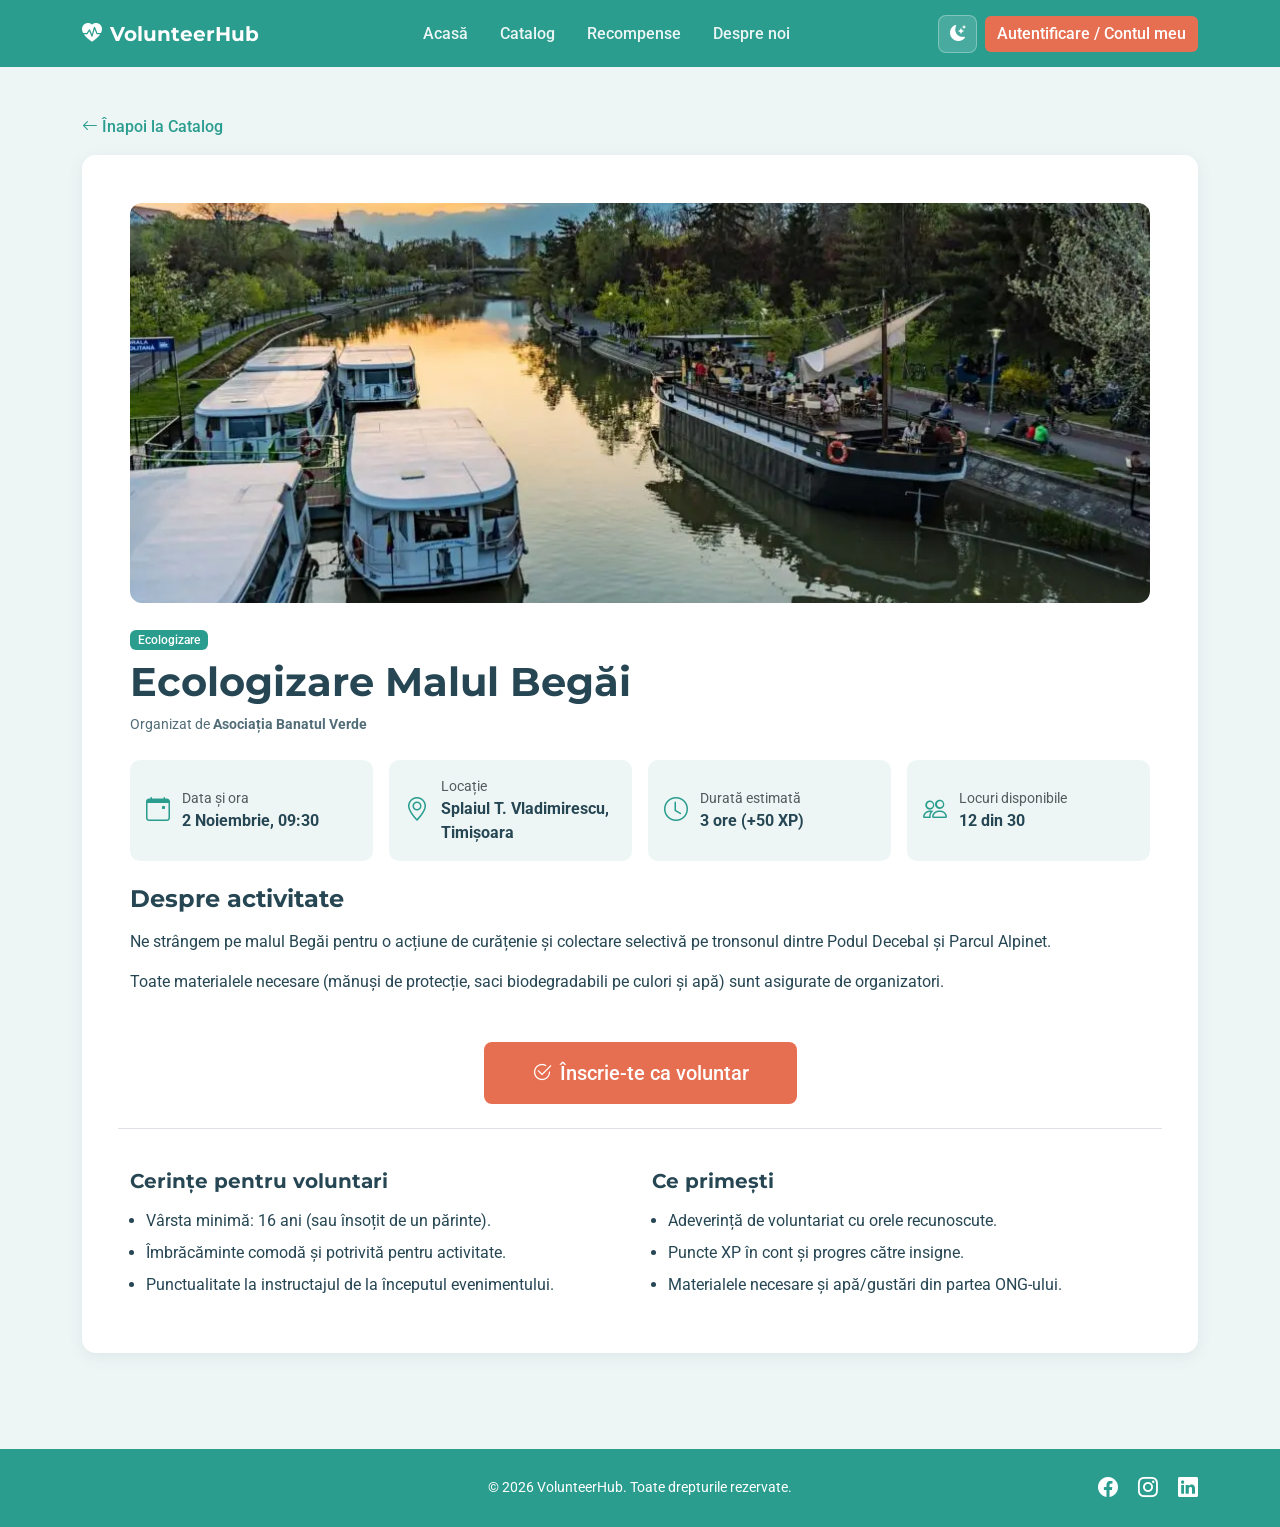
<file: detalii.html>
<!DOCTYPE html>
<html lang="ro">
<head>
    <meta charset="UTF-8">
    <meta name="viewport" content="width=device-width, initial-scale=1.0">
    <title>VolunteerHub - Detalii Eveniment</title>

    <!-- Fonturi: Montserrat și Roboto -->
    <link rel="preconnect" href="https://fonts.googleapis.com">
    <link rel="preconnect" href="https://fonts.gstatic.com" crossorigin>
    <link href="https://fonts.googleapis.com/css2?family=Montserrat:wght@600;700&family=Roboto:wght@400;500&display=swap" rel="stylesheet">

    <!-- Bootstrap 5 CSS & Bootstrap Icons -->
    <link href="https://cdn.jsdelivr.net/npm/bootstrap@5.3.3/dist/css/bootstrap.min.css" rel="stylesheet">
    <link href="https://cdn.jsdelivr.net/npm/bootstrap-icons@1.11.3/font/bootstrap-icons.min.css" rel="stylesheet">

    <!-- Fișierul tău CSS extern -->
    <link rel="stylesheet" href="style.css">
</head>
<body>

    <!-- ZONA HEADER -->
    <header>
        <nav class="navbar navbar-expand-lg navbar-dark custom-navbar">
            <div class="container">
                <a class="navbar-brand fw-bold" href="index.html">
                    <i class="bi bi-heart-pulse-fill me-2"></i>VolunteerHub
                </a>

                <button class="navbar-toggler" type="button" data-bs-toggle="collapse" data-bs-target="#mainNav" aria-controls="mainNav" aria-expanded="false" aria-label="Deschide meniul">
                    <span class="navbar-toggler-icon"></span>
                </button>

                <div class="collapse navbar-collapse" id="mainNav">
                    <ul class="navbar-nav mx-auto mb-2 mb-lg-0">
                        <li class="nav-item">
                            <a class="nav-link" href="index.html">Acasă</a>
                        </li>
                        <li class="nav-item">
                            <a class="nav-link" href="catalog.html">Catalog</a>
                        </li>
                        
                        <li class="nav-item">
                            <a class="nav-link" href="recompense.html">Recompense</a>
                        </li>
                        <li class="nav-item">
                            <a class="nav-link" href="despre.html">Despre noi</a>
                        </li>
                    </ul>

                    <div class="d-flex">
                        <a href="profil.html" class="btn btn-accent">Autentificare / Contul meu</a>
                    </div>
                </div>
            </div>
        </nav>
    </header>

    <!-- ZONA PRINCIPALĂ -->
    <main class="container my-4 my-md-5">

        <div class="mb-3">
            <a href="catalog.html" class="back-link text-decoration-none">
                <i class="bi bi-arrow-left me-1"></i>Înapoi la Catalog
            </a>
        </div>

        <article class="detail-card p-3 p-md-5">
            <!-- Imaginea evenimentului -->
            <div class="mb-4">
                <img id="eventImg" src="images/raulbega.jpg" alt="Imagine eveniment" class="img-fluid detail-hero-img w-100">
            </div>

            <!-- Titlu și categorie -->
            <div class="mb-4">
                <span id="eventCategory" class="badge badge-category mb-2">Ecologizare</span>
                <h1 id="eventTitle" class="section-title mb-2">Ecologizare Malul Begăi</h1>
                <p class="cause-meta mb-0">
                    Organizat de <strong id="eventOrg">Asociația Banatul Verde</strong>
                </p>
            </div>

            <!-- Informații cheie -->
            <div class="row g-3 mb-4">
                <div class="col-12 col-sm-6 col-lg-3">
                    <div class="info-box p-3 h-100">
                        <i class="bi bi-calendar-event info-icon"></i>
                        <div>
                            <span class="d-block small text-muted">Data și ora</span>
                            <strong id="eventDate">2 Noiembrie, 09:30</strong>
                        </div>
                    </div>
                </div>
                <div class="col-12 col-sm-6 col-lg-3">
                    <div class="info-box p-3 h-100">
                        <i class="bi bi-geo-alt info-icon"></i>
                        <div>
                            <span class="d-block small text-muted">Locație</span>
                            <strong id="eventLocation">Splaiul T. Vladimirescu</strong>
                        </div>
                    </div>
                </div>
                <div class="col-12 col-sm-6 col-lg-3">
                    <div class="info-box p-3 h-100">
                        <i class="bi bi-clock info-icon"></i>
                        <div>
                            <span class="d-block small text-muted">Durată estimată</span>
                            <strong id="eventDuration">3 ore (+50 XP)</strong>
                        </div>
                    </div>
                </div>
                <div class="col-12 col-sm-6 col-lg-3">
                    <div class="info-box p-3 h-100">
                        <i class="bi bi-people info-icon"></i>
                        <div>
                            <span class="d-block small text-muted">Locuri disponibile</span>
                            <strong><span id="spotsLeft">12</span> din <span id="spotsTotal">30</span></strong>
                        </div>
                    </div>
                </div>
            </div>

            <!-- Descriere -->
            <section class="mb-4">
                <h2 class="h4 section-title mb-3">Despre activitate</h2>
                <p id="eventDesc1"></p>
                <p id="eventDesc2" class="mb-0"></p>
            </section>

            <!-- Butonul Principal de Înscriere -->
            <div class="text-center my-4 my-md-5">
                <button type="button" id="enrollBtn" class="btn btn-accent btn-lg px-5 py-3">
                    <i class="bi bi-check2-circle me-2"></i>Înscrie-te ca voluntar
                </button>
                <div id="enrollMessage" class="alert alert-success mt-3 d-none" role="alert">
                    Te-ai înscris cu succes la <strong id="enrolledTitle"></strong>! Vei fi redirecționat către profilul tău...
                </div>
            </div>

            <!-- Cerințe și beneficii -->
            <section class="row g-4 pt-3 border-top">
                <div class="col-12 col-md-6">
                    <h2 class="h5 section-title mb-3">Cerințe pentru voluntari</h2>
                    <ul class="detail-list ps-3 mb-0">
                        <li>Vârsta minimă: 16 ani (sau însoțit de un părinte).</li>
                        <li>Îmbrăcăminte comodă și potrivită pentru activitate.</li>
                        <li>Punctualitate la instructajul de la începutul evenimentului.</li>
                    </ul>
                </div>
                <div class="col-12 col-md-6">
                    <h2 class="h5 section-title mb-3">Ce primești</h2>
                    <ul class="detail-list ps-3 mb-0">
                        <li>Adeverință de voluntariat cu orele recunoscute.</li>
                        <li>Puncte XP în cont și progres către insigne.</li>
                        <li>Materialele necesare și apă/gustări din partea ONG-ului.</li>
                    </ul>
                </div>
            </section>
        </article>

    </main>

    <!-- ZONA FOOTER -->
    <footer class="custom-footer py-4 mt-5">
        <div class="container">
            <div class="row align-items-center text-center text-md-start gy-3">
                <div class="col-md-4">
                </div>
                <div class="col-md-4 text-center">
                    <p class="mb-0 small">&copy; 2026 VolunteerHub. Toate drepturile rezervate.</p>
                </div>
                <div class="col-md-4 text-center text-md-end">
                    <a href="#" class="social-icon me-3" aria-label="Facebook"><i class="bi bi-facebook"></i></a>
                    <a href="#" class="social-icon me-3" aria-label="Instagram"><i class="bi bi-instagram"></i></a>
                    <a href="#" class="social-icon" aria-label="LinkedIn"><i class="bi bi-linkedin"></i></a>
                </div>
            </div>
        </div>
    </footer>

    <!-- Bootstrap 5 JS (pentru meniul burger pe telefon) -->
    <script src="https://cdn.jsdelivr.net/npm/bootstrap@5.3.3/dist/js/bootstrap.bundle.min.js"></script>
    <!-- Scriptul tău extern -->
    <script src="script.js"></script>
</body>
</html>
</file>
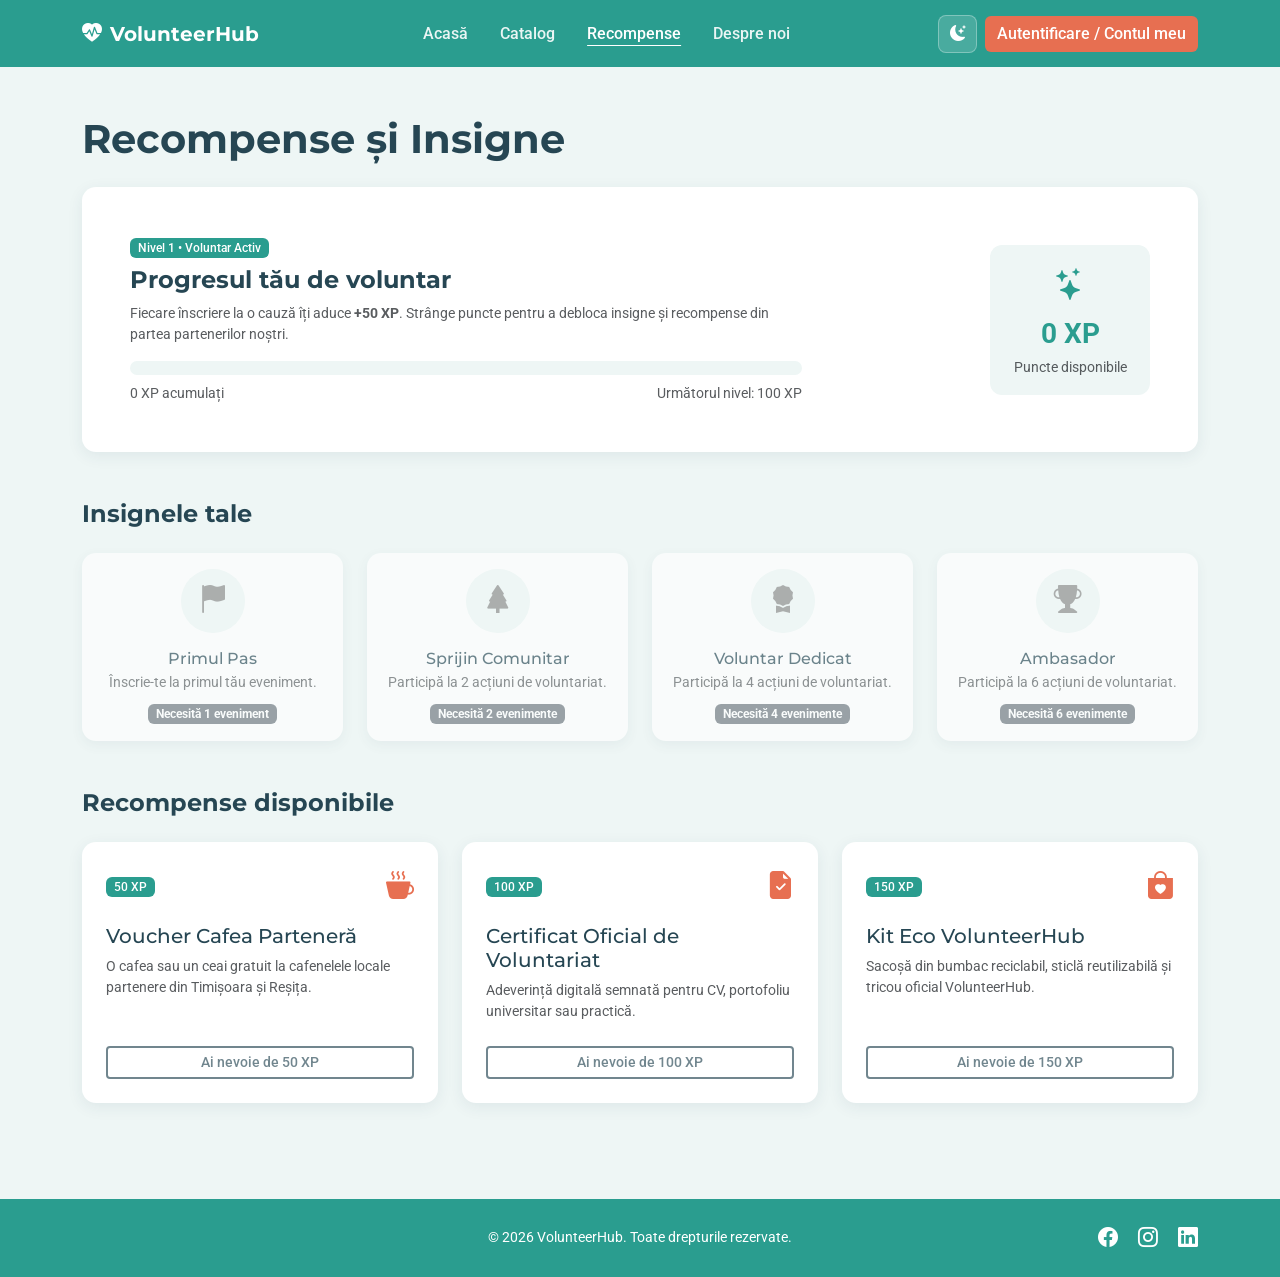
<file: recompense.html>
<!DOCTYPE html>
<html lang="ro">
<head>
    <meta charset="UTF-8">
    <meta name="viewport" content="width=device-width, initial-scale=1.0">
    <title>VolunteerHub - Recompense și Insigne</title>

    <!-- Fonturi: Montserrat și Roboto -->
    <link rel="preconnect" href="https://fonts.googleapis.com">
    <link rel="preconnect" href="https://fonts.gstatic.com" crossorigin>
    <link href="https://fonts.googleapis.com/css2?family=Montserrat:wght@600;700&family=Roboto:wght@400;500&display=swap" rel="stylesheet">

    <!-- Bootstrap 5 CSS & Bootstrap Icons -->
    <link href="https://cdn.jsdelivr.net/npm/bootstrap@5.3.3/dist/css/bootstrap.min.css" rel="stylesheet">
    <link href="https://cdn.jsdelivr.net/npm/bootstrap-icons@1.11.3/font/bootstrap-icons.min.css" rel="stylesheet">

    <!-- Fișierul tău CSS extern -->
    <link rel="stylesheet" href="style.css">
</head>
<body>

    <!-- ZONA HEADER -->
    <header>
        <nav class="navbar navbar-expand-lg navbar-dark custom-navbar">
            <div class="container">
                <a class="navbar-brand fw-bold" href="index.html">
                    <i class="bi bi-heart-pulse-fill me-2"></i>VolunteerHub
                </a>

                <button class="navbar-toggler" type="button" data-bs-toggle="collapse" data-bs-target="#mainNav" aria-controls="mainNav" aria-expanded="false" aria-label="Deschide meniul">
                    <span class="navbar-toggler-icon"></span>
                </button>

                <div class="collapse navbar-collapse" id="mainNav">
                    <ul class="navbar-nav mx-auto mb-2 mb-lg-0">
                        <li class="nav-item">
                            <a class="nav-link" href="index.html">Acasă</a>
                        </li>
                        <li class="nav-item">
                            <a class="nav-link" href="catalog.html">Catalog</a>
                        </li>
                       
                        <li class="nav-item">
                            <a class="nav-link active" aria-current="page" href="recompense.html">Recompense</a>
                        </li>
                        <li class="nav-item">
                            <a class="nav-link" href="despre.html">Despre noi</a>
                        </li>
                    </ul>

                    <div class="d-flex">
                        <a href="profil.html" class="btn btn-accent">Autentificare / Contul meu</a>
                    </div>
                </div>
            </div>
        </nav>
    </header>

    <!-- ZONA PRINCIPALĂ -->
    <main class="container my-4 my-md-5">

        <h1 class="section-title mb-4">Recompense și Insigne</h1>

        <!-- Card Progres XP & Nivel -->
        <section class="profile-card p-4 p-md-5 mb-5">
            <div class="row align-items-center gy-3">
                <div class="col-12 col-md-8">
                    <span class="badge badge-category mb-2" id="rewardLevelBadge">Nivel 1 &bull; Începător</span>
                    <h2 class="h4 section-title mb-2">Progresul tău de voluntar</h2>
                    <p class="text-muted small mb-3">
                        Fiecare înscriere la o cauză îți aduce <strong>+50 XP</strong>. Strânge puncte pentru a debloca insigne și recompense din partea partenerilor noștri.
                    </p>
                    <div class="progress custom-progress mb-2" role="progressbar" aria-label="Progres XP" aria-valuemin="0" aria-valuemax="100">
                        <div id="xpProgressBar" class="progress-bar" style="width: 0%"></div>
                    </div>
                    <div class="d-flex justify-content-between small text-muted">
                        <span id="currentXPText">0 XP acumulați</span>
                        <span id="nextLevelText">Următorul nivel: 100 XP</span>
                    </div>
                </div>
                <div class="col-12 col-md-4 text-center text-md-end">
                    <div class="xp-highlight p-3 d-inline-block text-center">
                        <i class="bi bi-stars fs-2 d-block mb-1"></i>
                        <span class="fs-3 fw-bold d-block" id="availableXP">0 XP</span>
                        <span class="small text-muted">Puncte disponibile</span>
                    </div>
                </div>
            </div>
        </section>

        <!-- Secțiunea: Insigne -->
        <section class="mb-5">
            <h2 class="h4 section-title mb-4">Insignele tale</h2>
            <div class="row g-4" id="badgesGrid">
                <!-- Insigna 1 -->
                <div class="col-6 col-md-3">
                    <div class="badge-card p-3 text-center h-100" data-req-events="1">
                        <div class="badge-icon-wrap mx-auto mb-3">
                            <i class="bi bi-flag-fill"></i>
                        </div>
                        <h3 class="h6 mb-1">Primul Pas</h3>
                        <p class="small text-muted mb-2">Înscrie-te la primul tău eveniment.</p>
                        <span class="badge status-badge">Blocat</span>
                    </div>
                </div>

                <!-- Insigna 2 -->
                <div class="col-6 col-md-3">
                    <div class="badge-card p-3 text-center h-100" data-req-events="2">
                        <div class="badge-icon-wrap mx-auto mb-3">
                            <i class="bi bi-tree-fill"></i>
                        </div>
                        <h3 class="h6 mb-1">Sprijin Comunitar</h3>
                        <p class="small text-muted mb-2">Participă la 2 acțiuni de voluntariat.</p>
                        <span class="badge status-badge">Blocat</span>
                    </div>
                </div>

                <!-- Insigna 3 -->
                <div class="col-6 col-md-3">
                    <div class="badge-card p-3 text-center h-100" data-req-events="4">
                        <div class="badge-icon-wrap mx-auto mb-3">
                            <i class="bi bi-award-fill"></i>
                        </div>
                        <h3 class="h6 mb-1">Voluntar Dedicat</h3>
                        <p class="small text-muted mb-2">Participă la 4 acțiuni de voluntariat.</p>
                        <span class="badge status-badge">Blocat</span>
                    </div>
                </div>

                <!-- Insigna 4 -->
                <div class="col-6 col-md-3">
                    <div class="badge-card p-3 text-center h-100" data-req-events="6">
                        <div class="badge-icon-wrap mx-auto mb-3">
                            <i class="bi bi-trophy-fill"></i>
                        </div>
                        <h3 class="h6 mb-1">Ambasador</h3>
                        <p class="small text-muted mb-2">Participă la 6 acțiuni de voluntariat.</p>
                        <span class="badge status-badge">Blocat</span>
                    </div>
                </div>
            </div>
        </section>

        <!-- Secțiunea: Recompense de revendicat -->
        <section>
            <h2 class="h4 section-title mb-4">Recompense disponibile</h2>

            <div id="rewardAlert" class="alert d-none mb-4" role="alert"></div>

            <div class="row g-4">
                <!-- Recompensa 1 -->
                <div class="col-12 col-md-6 col-lg-4">
                    <article class="profile-card p-4 h-100 d-flex flex-column">
                        <div class="d-flex justify-content-between align-items-center mb-3">
                            <span class="badge badge-category">50 XP</span>
                            <i class="bi bi-cup-hot-fill fs-3 reward-icon"></i>
                        </div>
                        <h3 class="h5 mb-2">Voucher Cafea Parteneră</h3>
                        <p class="small text-muted mb-4">O cafea sau un ceai gratuit la cafenelele locale partenere din Timișoara și Reșița.</p>
                        <button type="button" class="btn btn-outline-primary-custom btn-sm mt-auto claim-reward-btn" data-id="cafea" data-cost="50" data-name="Voucher Cafea Parteneră">
                            Revendică (50 XP)
                        </button>
                    </article>
                </div>

                <!-- Recompensa 2 -->
                <div class="col-12 col-md-6 col-lg-4">
                    <article class="profile-card p-4 h-100 d-flex flex-column">
                        <div class="d-flex justify-content-between align-items-center mb-3">
                            <span class="badge badge-category">100 XP</span>
                            <i class="bi bi-file-earmark-check-fill fs-3 reward-icon"></i>
                        </div>
                        <h3 class="h5 mb-2">Certificat Oficial de Voluntariat</h3>
                        <p class="small text-muted mb-4">Adeverință digitală semnată pentru CV, portofoliu universitar sau practică.</p>
                        <button type="button" class="btn btn-outline-primary-custom btn-sm mt-auto claim-reward-btn" data-id="certificat" data-cost="100" data-name="Certificat Oficial de Voluntariat">
                            Revendică (100 XP)
                        </button>
                    </article>
                </div>

                <!-- Recompensa 3 -->
                <div class="col-12 col-md-6 col-lg-4">
                    <article class="profile-card p-4 h-100 d-flex flex-column">
                        <div class="d-flex justify-content-between align-items-center mb-3">
                            <span class="badge badge-category">150 XP</span>
                            <i class="bi bi-bag-heart-fill fs-3 reward-icon"></i>
                        </div>
                        <h3 class="h5 mb-2">Kit Eco VolunteerHub</h3>
                        <p class="small text-muted mb-4">Sacoșă din bumbac reciclabil, sticlă reutilizabilă și tricou oficial VolunteerHub.</p>
                        <button type="button" class="btn btn-outline-primary-custom btn-sm mt-auto claim-reward-btn" data-id="kiteco" data-cost="150" data-name="Kit Eco VolunteerHub">
                            Revendică (150 XP)
                        </button>
                    </article>
                </div>
            </div>
        </section>

    </main>

    <!-- ZONA FOOTER -->
    <footer class="custom-footer py-4 mt-5">
        <div class="container">
            <div class="row align-items-center text-center text-md-start gy-3">
                <div class="col-md-4">
                </div>
                <div class="col-md-4 text-center">
                    <p class="mb-0 small">&copy; 2026 VolunteerHub. Toate drepturile rezervate.</p>
                </div>
                <div class="col-md-4 text-center text-md-end">
                    <a href="#" class="social-icon me-3" aria-label="Facebook"><i class="bi bi-facebook"></i></a>
                    <a href="#" class="social-icon me-3" aria-label="Instagram"><i class="bi bi-instagram"></i></a>
                    <a href="#" class="social-icon" aria-label="LinkedIn"><i class="bi bi-linkedin"></i></a>
                </div>
            </div>
        </div>
    </footer>

    <!-- Bootstrap 5 JS -->
    <script src="https://cdn.jsdelivr.net/npm/bootstrap@5.3.3/dist/js/bootstrap.bundle.min.js"></script>
    <!-- Scriptul tău extern -->
    <script src="script.js"></script>
</body>
</html>
</file>
<file: style.css>
:root {
    --color-primary: #2A9D8F;
    --color-accent: #E76F51;
    --color-accent-hover: #d15b3e;
    --color-bg: #EEF6F5; /* AICI - s-a schimbat în mentă pal */
    --color-card: #FFFFFF;
    --color-text: #264653;
}

body {
    background-color: var(--color-bg);
    color: var(--color-text);
    font-family: 'Roboto', sans-serif;
    display: flex;
    flex-direction: column;
    min-height: 100vh;
}
header {
    position: sticky;
    top: 0;
    z-index: 1030;
}

main {
    flex: 1;
}

h1, h2, h3, .navbar-brand {
    font-family: 'Montserrat', sans-serif;
}

/* Antet (Header) */
.custom-navbar {
    background-color: var(--color-primary);
    padding: 0.85rem 0;
}

.custom-navbar .nav-link {
    color: rgba(255, 255, 255, 0.9);
    font-weight: 500;
    margin: 0 0.5rem;
}

.custom-navbar .nav-link:hover,
.custom-navbar .nav-link.active {
    color: var(--color-card);
    text-decoration: underline;
    text-underline-offset: 6px;
}

/* Buton Portocaliu Accent */
.btn-accent {
    background-color: var(--color-accent);
    color: var(--color-card);
    border: none;
    font-weight: 500;
    transition: background-color 0.2s ease;
}

.btn-accent:hover {
    background-color: var(--color-accent-hover);
    color: var(--color-card);
}

/* Secțiunea Hero */
.hero-img {
    width: 100%;
    max-height: 420px; /* Am mărit puțin înălțimea ca să se vadă și mai bine detaliile din poză */
    object-fit: cover;
    object-position: center 30%; /* Menține atenția pe fețele și activitatea voluntarilor */
    border-radius: 12px;
    box-shadow: 0 4px 16px rgba(38, 70, 83, 0.12);
}

.hero-title {
    color: var(--color-text);
    font-weight: 700;
    font-size: 2rem;
}

.hero-subtitle {
    max-width: 650px;
    margin: 0 auto;
    font-size: 1.05rem;
}

/* Secțiunea Cauze Recomandate */
.section-title {
    font-weight: 700;
    color: var(--color-text);
}

.cause-card {
    background-color: var(--color-card);
    border: none;
    border-radius: 12px;
    overflow: hidden;
    box-shadow: 0 4px 12px rgba(38, 70, 83, 0.08);
    transition: transform 0.2s ease;
}

.cause-card:hover {
    transform: translateY(-4px);
}

.cause-img {
    height: 200px;
    object-fit: cover;
}

.badge-category {
    background-color: var(--color-primary);
    font-weight: 500;
}

.cause-meta {
    font-size: 0.9rem;
    color: #526d77;
}

.btn-outline-primary-custom {
    border: 2px solid var(--color-primary);
    color: var(--color-primary);
    font-weight: 500;
}

.btn-outline-primary-custom:hover {
    background-color: var(--color-primary);
    color: var(--color-card);
}

/* Subsol (Footer) */
.custom-footer {
    background-color: var(--color-primary);
    color: var(--color-card);
}

.footer-link,
.social-icon {
    color: var(--color-card);
    text-decoration: none;
    transition: opacity 0.2s ease;
}

.footer-link:hover,
.social-icon:hover {
    opacity: 0.8;
    color: var(--color-card);
}

.social-icon {
    font-size: 1.25rem;
}
/* Pagina Profil */
.profile-card {
    background-color: var(--color-card);
    border-radius: 14px;
    box-shadow: 0 4px 16px rgba(38, 70, 83, 0.08);
}

.avatar-circle {
    width: 96px;
    height: 96px;
    border-radius: 50%;
    background-color: var(--color-primary);
    color: #FFFFFF;
    display: flex;
    align-items: center;
    justify-content: center;
    font-size: 3rem;
}
.avatar-img {
    width: 100px;
    height: 100px;
    object-fit: cover;
    border-radius: 50%;
    border: 3px solid var(--color-primary);
    background-color: var(--color-bg);
}

.avatar-option {
    width: 64px;
    height: 64px;
    border-radius: 50%;
    cursor: pointer;
    border: 3px solid transparent;
    transition: transform 0.2s ease, border-color 0.2s ease;
}

.avatar-option:hover,
.avatar-option.selected {
    border-color: var(--color-accent);
    transform: scale(1.08);
}

.avatar-option {
    width: 38px;
    height: 38px;
    border-radius: 50%;
    cursor: pointer;
    border: 2px solid transparent;
    transition: transform 0.2s ease, border-color 0.2s ease;
}

.avatar-option:hover {
    transform: scale(1.12);
}

.avatar-option.selected {
    border-color: var(--color-accent);
    transform: scale(1.12);
}
.stat-box {
    background-color: var(--color-bg);
    border-radius: 10px;
}

.stat-number {
    color: var(--color-primary);
}
/* Pagina Catalog */
.filter-bar {
    background-color: var(--color-card);
    border-radius: 12px;
    box-shadow: 0 4px 12px rgba(38, 70, 83, 0.08);
}

.catalog-img {
    min-height: 200px;
    object-fit: cover;
}

/* Pagina Detalii Eveniment */
.back-link {
    color: var(--color-primary);
    font-weight: 500;
}

.back-link:hover {
    text-decoration: underline;
    color: var(--color-text);
}

.detail-card {
    background-color: var(--color-card);
    border-radius: 14px;
    box-shadow: 0 4px 16px rgba(38, 70, 83, 0.08);
}

.detail-hero-img {
    max-height: 400px;
    object-fit: cover;
    border-radius: 12px;
}

.info-box {
    background-color: var(--color-bg);
    border-radius: 10px;
    display: flex;
    align-items: center;
    gap: 0.75rem;
}

.info-icon {
    font-size: 1.5rem;
    color: var(--color-primary);
}

.detail-list li {
    margin-bottom: 0.5rem;
}
/* Pagina Recompense */
.custom-progress {
    height: 14px;
    border-radius: 10px;
    background-color: var(--color-bg);
}

.custom-progress .progress-bar {
    background-color: var(--color-primary);
    border-radius: 10px;
    transition: width 0.4s ease;
}

.xp-highlight {
    background-color: var(--color-bg);
    border-radius: 12px;
    color: var(--color-primary);
    min-width: 160px;
}

.badge-card {
    background-color: var(--color-card);
    border-radius: 14px;
    box-shadow: 0 4px 12px rgba(38, 70, 83, 0.08);
    opacity: 0.65;
    transition: transform 0.2s ease, opacity 0.2s ease;
}

.badge-card.unlocked {
    opacity: 1;
    border: 2px solid var(--color-primary);
}

.badge-card.unlocked:hover {
    transform: translateY(-4px);
}

.badge-icon-wrap {
    width: 64px;
    height: 64px;
    border-radius: 50%;
    background-color: var(--color-bg);
    color: #888;
    display: flex;
    align-items: center;
    justify-content: center;
    font-size: 1.75rem;
}

.badge-card.unlocked .badge-icon-wrap {
    background-color: var(--color-primary);
    color: #FFFFFF;
}

.reward-icon {
    color: var(--color-accent);
}
/* Ajustări pentru ecrane mici (Telefon) */
@media (max-width: 767px) {
    .hero-title {
        font-size: 1.5rem;
    }

    .hero-img {
        max-height: 220px;
    }

    .cause-img {
        height: 170px;
    }
}
/* Header dinamic & Buton Dark Mode */
.nav-avatar {
    width: 26px;
    height: 26px;
    border-radius: 50%;
    object-fit: cover;
    border: 1.5px solid #ffffff;
}

.btn-theme-toggle {
    background: rgba(255, 255, 255, 0.15);
    color: #ffffff;
    border: 1px solid rgba(255, 255, 255, 0.3);
    border-radius: 8px;
    padding: 0.375rem 0.65rem;
    transition: background-color 0.2s ease;
}

.btn-theme-toggle:hover {
    background: rgba(255, 255, 255, 0.28);
    color: #ffffff;
}

/* ==========================================
   DARK MODE
   ========================================== */
[data-theme="dark"] {
    --color-bg: #121a1f;
    --color-card: #1b262c;
    --color-text: #e6eef2;
}

[data-theme="dark"] body {
    background-color: var(--color-bg);
    color: var(--color-text);
}

[data-theme="dark"] .card,
[data-theme="dark"] .profile-card,
[data-theme="dark"] .detail-card,
[data-theme="dark"] .filter-bar,
[data-theme="dark"] .badge-card,
[data-theme="dark"] .modal-content {
    background-color: var(--color-card);
    color: var(--color-text);
    border-color: #2a3b44;
}

[data-theme="dark"] .section-title,
[data-theme="dark"] .card-title,
[data-theme="dark"] h1, [data-theme="dark"] h2, [data-theme="dark"] h3 {
    color: #f0f6f8;
}

[data-theme="dark"] .text-muted,
[data-theme="dark"] .cause-meta {
    color: #a3b8c2 !important;
}

[data-theme="dark"] .form-control,
[data-theme="dark"] .form-select,
[data-theme="dark"] .input-group-text {
    background-color: #121a1f !important;
    color: #e6eef2 !important;
    border-color: #2e404a;
}

[data-theme="dark"] .form-control::placeholder {
    color: #7d96a3;
}

[data-theme="dark"] .table {
    color: var(--color-text);
    --bs-table-bg: transparent;
    --bs-table-border-color: #2a3b44;
}

[data-theme="dark"] .btn-close {
    filter: invert(1);
}
</file>
